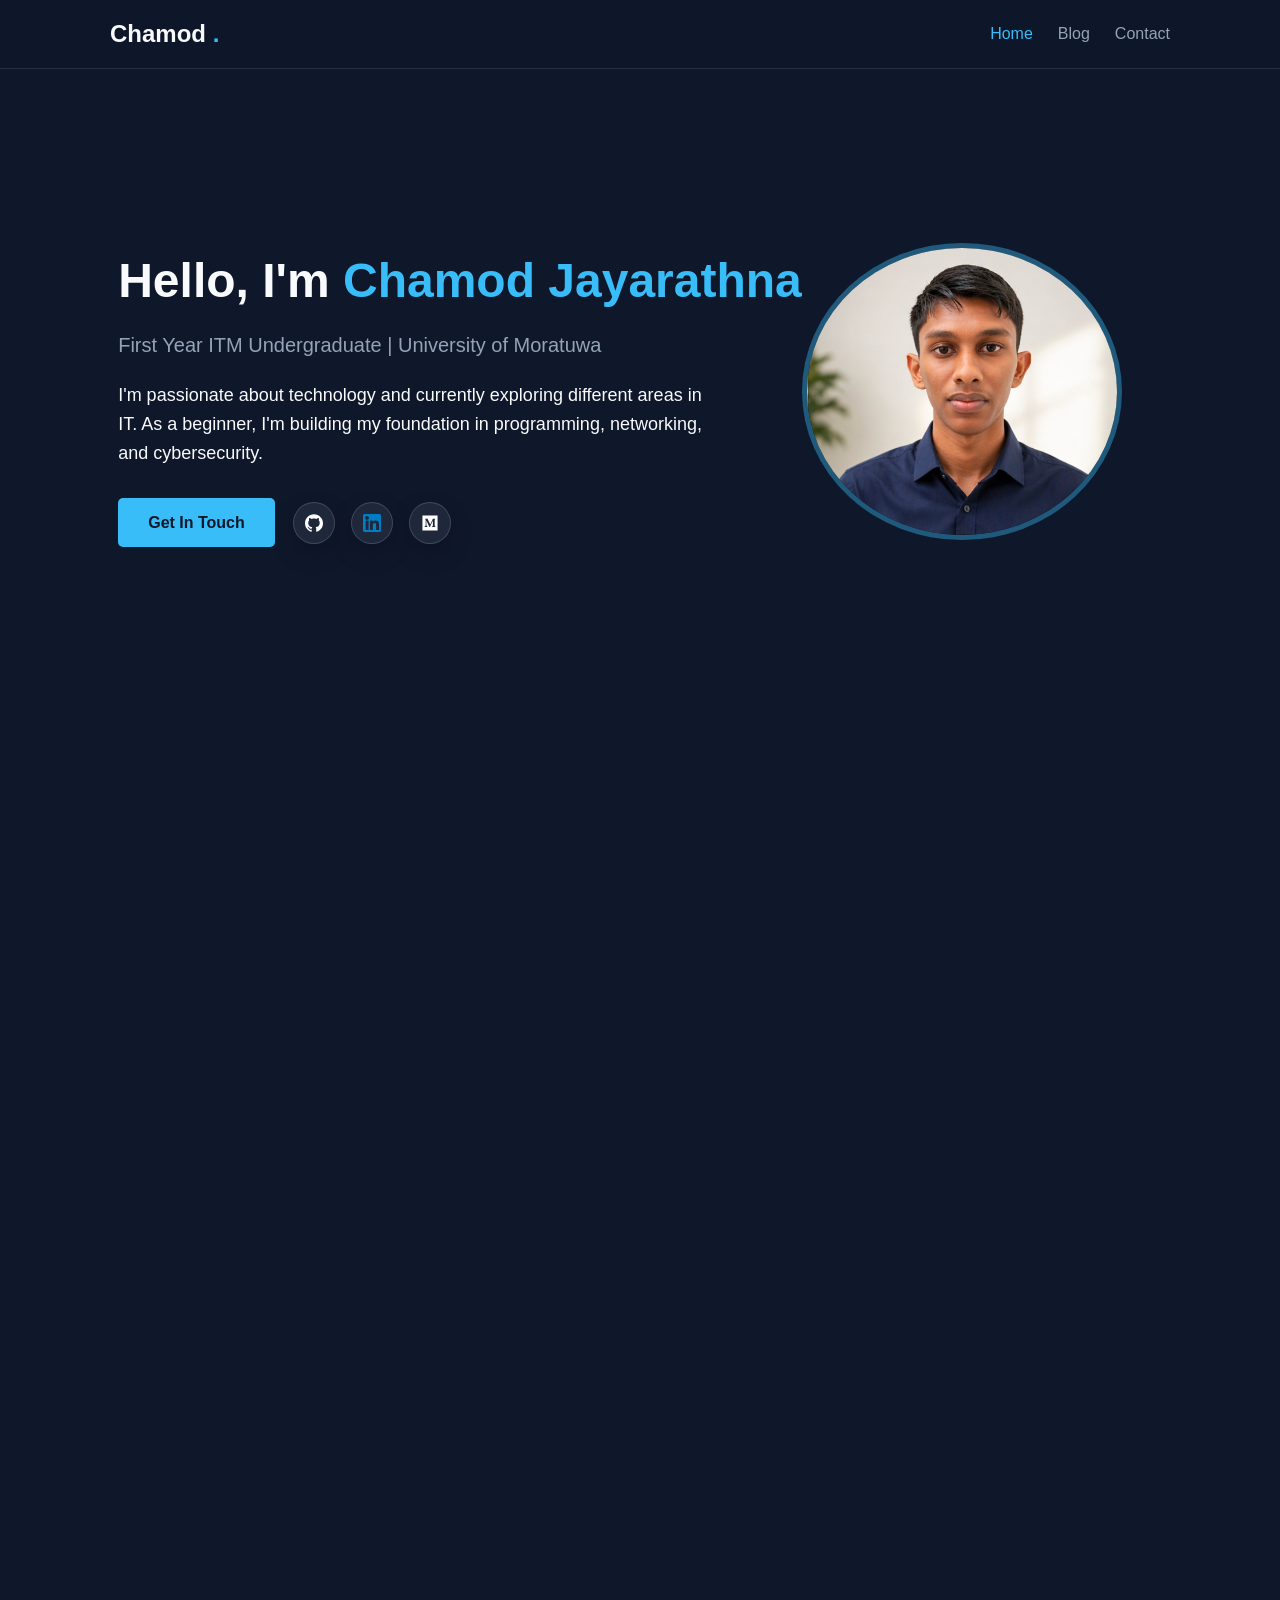
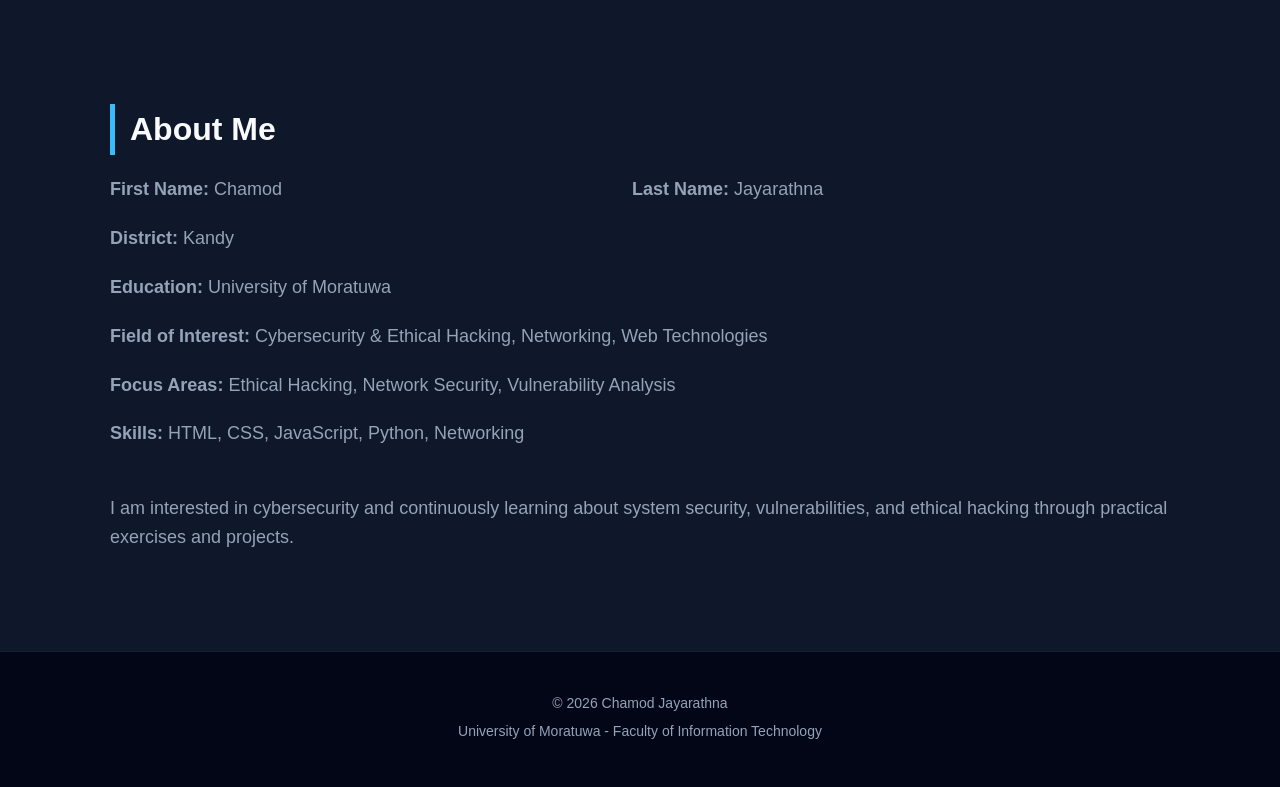
<file: index.html>
<!doctype html>
<html lang="en">
  <head>
    <meta charset="UTF-8" />
    <meta name="viewport" content="width=device-width, initial-scale=1.0" />
    <title>My Portfolio - Home</title>
    <link rel="stylesheet" href="css/style.css" />
    <script src="js/script.js"></script>
  </head>
  <body>
    <nav class="navbar">
      <div class="container">
        <a href="index.html" class="logo">Chamod <span class="dot">.</span></a>
        <ul class="nav-links">
          <li><a href="index.html" class="active">Home</a></li>
          <li><a href="blog.html">Blog</a></li>
          <li><a href="contact.html">Contact</a></li>
        </ul>
        <div class="hamburger">
          <span></span>
          <span></span>
          <span></span>
        </div>
      </div>
    </nav>

    <section class="hero">
      <div class="container">
        <div class="hero-content">
          <div class="hero-text">
            <h1>Hello, I'm <span class="highlight">Chamod Jayarathna</span></h1>
            <p class="subtitle">
              First Year ITM Undergraduate | University of Moratuwa
            </p>
            <p class="description">
              I'm passionate about technology and currently exploring different
              areas in IT. As a beginner, I'm building my foundation in
              programming, networking, and cybersecurity.
            </p>
            <div class="hero-actions">
              <a href="contact.html" class="btn">Get In Touch</a>
              <div class="social-links">
                <a
                  href="https://github.com/chamodjayarathna"
                  class="social-link github"
                  target="_blank"
                  rel="noopener noreferrer"
                  aria-label="GitHub profile"
                >
                  <img src="assets/github.svg" alt="Github" />
                </a>
                <a
                  href="https://www.linkedin.com/in/chamod-jayarathna/"
                  class="social-link linkedin"
                  target="_blank"
                  rel="noopener noreferrer"
                  aria-label="LinkedIn profile"
                >
                  <img src="assets/linkedin.svg" alt="Linkedin" />
                </a>
                <a
                  href="https://medium.com/@chamodthisara99"
                  class="social-link medium"
                  target="_blank"
                  rel="noopener noreferrer"
                  aria-label="Medium profile"
                >
                  <img src="assets/medium.svg" alt="Medium" />
                </a>
              </div>
            </div>
          </div>

          <div class="hero-image">
            <img src="assets/hero-image.jpg" alt="My Profile Photo" />
          </div>
        </div>
      </div>
    </section>

    <section id="skills" class="skills">
      <div class="container">
        <div class="section-heading">
          <p class="section-kicker">Skills Snapshot</p>
          <h2>My Skills & Learning Journey</h2>
          <p class="section-intro">
            I am building a strong foundation across programming, networking,
            and digital tools with a focus on consistent growth and hands-on
            practice.
          </p>
        </div>
        <div class="skills-grid">
          <div class="skill-card">
            <p class="skill-label">Core Foundation</p>
            <h3>Programming Basics</h3>
            <ul>
              <li><span>HTML & CSS</span><strong>Learning</strong></li>
              <li><span>JavaScript</span><strong>Beginner</strong></li>
              <li><span>Python</span><strong>Basic</strong></li>
              <li><span>C Programming</span><strong>Fundamentals</strong></li>
            </ul>
          </div>

          <div class="skill-card">
            <p class="skill-label">Technical Exposure</p>
            <h3>Networking & Security</h3>
            <ul>
              <li>
                <span>Network scanning with Nmap</span><strong>Hands-on</strong>
              </li>
              <li>
                <span>Basic Linux commands</span><strong>Practical use</strong>
              </li>
              <li>
                <span>Understanding of OSI model</span
                ><strong>Conceptual</strong>
              </li>
              <li>
                <span>Wireshark packet analysis</span><strong>Basics</strong>
              </li>
            </ul>
          </div>

          <div class="skill-card">
            <p class="skill-label">Workflow Tools</p>
            <h3>Tools & Software</h3>
            <ul>
              <li><span>Git & GitHub</span><strong>Learning</strong></li>
              <li><span>VS Code</span><strong>Daily tool</strong></li>
              <li>
                <span>VirtualBox / VMware</span><strong>Lab setup</strong>
              </li>
              <li><span>Kali Linux</span><strong>Exploring</strong></li>
            </ul>
          </div>

          <div class="skill-card">
            <p class="skill-label">Professional Strengths</p>
            <h3>Design & Multimedia</h3>
            <ul>
              <li>
                <span>Graphics & multimedia</span><strong>Creative work</strong>
              </li>
              <li><span>Responsive design</span><strong>Learning</strong></li>
              <li>
                <span>Web development</span><strong>Beginner projects</strong>
              </li>
            </ul>
          </div>
        </div>
      </div>
    </section>

    <section class="about">
      <div class="container">
        <h2 class="section-title">About Me</h2>

        <p class="name-line">
          <span><strong>First Name:</strong> Chamod</span>
          <span><strong>Last Name:</strong> Jayarathna</span>
        </p>
        <p><strong>District:</strong> Kandy</p>
        <p><strong>Education:</strong> University of Moratuwa</p>
        <p>
          <strong>Field of Interest:</strong> Cybersecurity & Ethical Hacking,
          Networking, Web Technologies
        </p>
        <p>
          <strong>Focus Areas:</strong> Ethical Hacking, Network Security,
          Vulnerability Analysis
        </p>
        <p>
          <strong>Skills:</strong> HTML, CSS, JavaScript, Python, Networking
        </p>

        <br />
        <p>
          I am interested in cybersecurity and continuously learning about
          system security, vulnerabilities, and ethical hacking through
          practical exercises and projects.
        </p>
      </div>
    </section>

    <footer>
      <div class="container">
        <p>&copy; 2026 Chamod Jayarathna</p>
        <p>University of Moratuwa - Faculty of Information Technology</p>
      </div>
    </footer>
  </body>
</html>
</file>
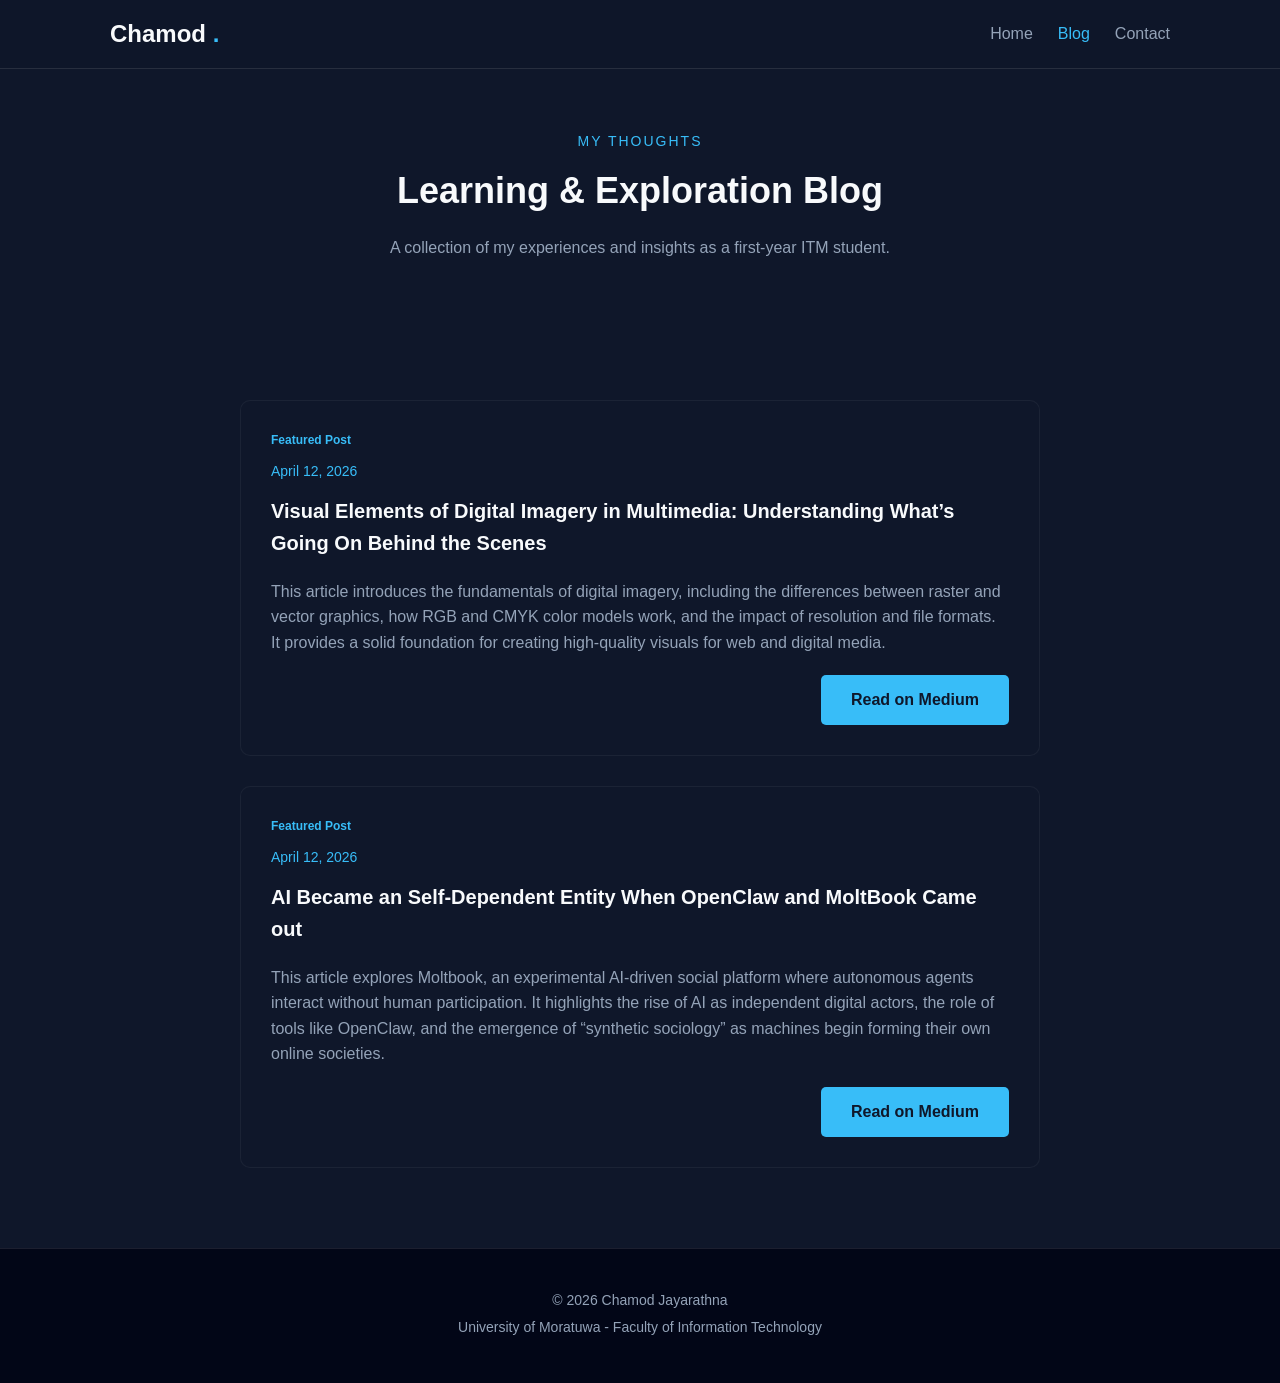
<file: blog.html>
<!DOCTYPE html>
<html lang="en">
<head>
    <meta charset="UTF-8">
    <meta name="viewport" content="width=device-width, initial-scale=1.0">
    <title>My Portfolio - Blog</title>
    <link rel="stylesheet" href="css/style.css">
    <script src="js/script.js"></script>
</head>
<body>
    <nav class="navbar">
        <div class="container">
            <a href="index.html" class="logo">Chamod <span class="dot">.</span></a>
            <ul class="nav-links">
                <li><a href="index.html">Home</a></li>
                <li><a href="blog.html" class="active">Blog</a></li>
                <li><a href="contact.html">Contact</a></li>
            </ul>
            <div class="hamburger">
                <span></span>
                <span></span>
                <span></span>
            </div>
        </div>
    </nav>

    <section class="hero" style="min-height: 40vh; padding: 120px 0 40px;">
        <div class="container">
            <div class="section-heading">
                <p class="section-kicker">My Thoughts</p>
                <h2>Learning & Exploration Blog</h2>
                <p class="section-intro">
                    A collection of my experiences and insights as a first-year ITM student.
                </p>
            </div>
        </div>
    </section>

    <section class="blog-content">
        <div class="container">
            <div class="skill-card blog-post-card">
                <p class="skill-label">Featured Post</p>
                <p class="blog-post-date">April 12, 2026</p>
                <h3>Visual Elements of Digital Imagery in Multimedia: Understanding What’s Going On Behind the Scenes</h3>
                <p class="blog-post-summary">
                    This article introduces the fundamentals of digital imagery, including the differences between raster and vector graphics, how RGB and CMYK color models work, and the impact of resolution and file formats. It provides a solid foundation for creating high-quality visuals for web and digital media.
                </p>
                <div class="blog-post-actions">
                    <a href="https://medium.com/@chamodthisara99/visual-elements-of-digital-imagery-in-multimedia-understanding-whats-going-on-behind-the-scenes-e08c53c1ad93" target="_blank" class="btn">Read on Medium</a>
                </div>
            </div>

             <div class="skill-card blog-post-card">
                <p class="skill-label">Featured Post</p>
                <p class="blog-post-date">April 12, 2026</p>
                <h3>AI Became an Self-Dependent Entity When OpenClaw and MoltBook Came out</h3>
                <p class="blog-post-summary">
                    This article explores Moltbook, an experimental AI-driven social platform where autonomous agents interact without human participation. It highlights the rise of AI as independent digital actors, the role of tools like OpenClaw, and the emergence of “synthetic sociology” as machines begin forming their own online societies.
                </p>
                <div class="blog-post-actions">
                    <a href="https://medium.com/@chamodthisara99/ai-became-an-self-dependent-entity-when-openclaw-and-moltbook-came-out-196142b5da04" target="_blank" class="btn">Read on Medium</a>
                </div>
            </div>
        </div>
    </section>

    <footer>
        <div class="container">
            <p>&copy; 2026 Chamod Jayarathna</p>
            <p>University of Moratuwa - Faculty of Information Technology</p>
        </div>
    </footer>

    
</body>
</html>
</file>
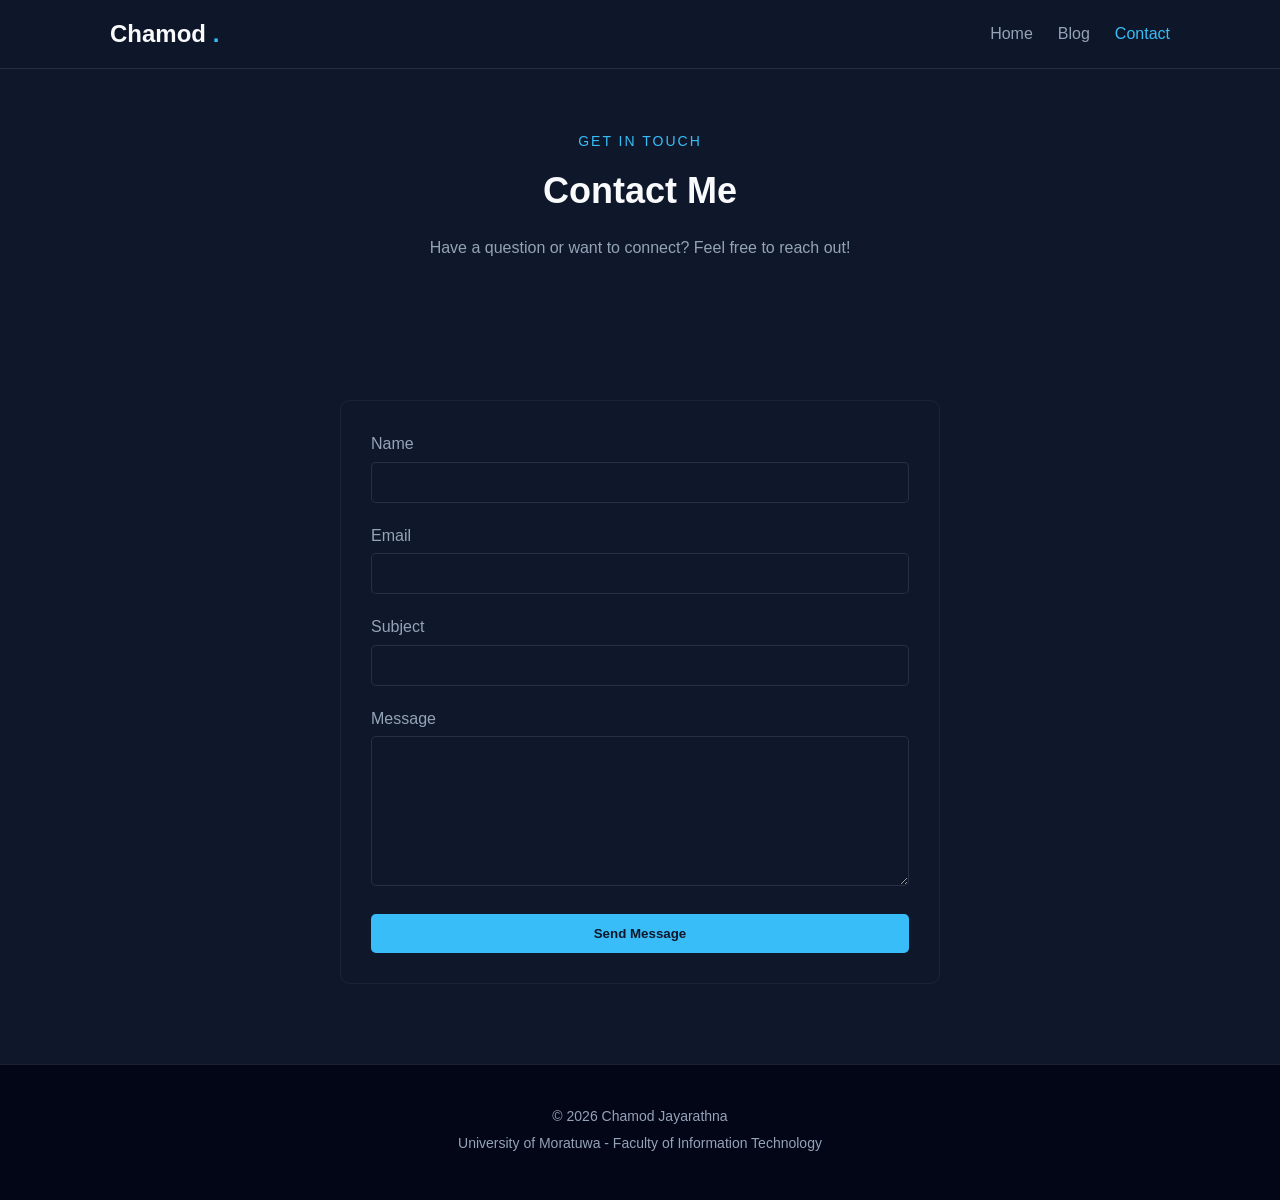
<file: contact.html>
<!DOCTYPE html>
<html lang="en">
<head>
    <meta charset="UTF-8">
    <meta name="viewport" content="width=device-width, initial-scale=1.0">
    <title>My Portfolio - Contact</title>
    <link rel="stylesheet" href="css/style.css">
    <script src="js/script.js"></script>
</head>
<body>
    <nav class="navbar">
        <div class="container">
            <a href="index.html" class="logo">Chamod <span class="dot">.</span></a>
            <ul class="nav-links">
                <li><a href="index.html">Home</a></li>
                <li><a href="blog.html">Blog</a></li>
                <li><a href="contact.html" class="active">Contact</a></li>
            </ul>
            <div class="hamburger">
                <span></span>
                <span></span>
                <span></span>
            </div>
        </div>
    </nav>

    <section class="hero" style="min-height: 40vh; padding: 120px 0 40px;">
        <div class="container">
            <div class="section-heading">
                <p class="section-kicker">Get In Touch</p>
                <h2>Contact Me</h2>
                <p class="section-intro">
                    Have a question or want to connect? Feel free to reach out!
                </p>
            </div>
        </div>
    </section>

    <section class="contact-form-section" style="padding: 40px 0 80px;">
        <div class="container">
            <div class="skill-card" style="max-width: 600px; margin: 0 auto;">
                <form id="contact-form">
                    <div style="margin-bottom: 20px;">
                        <label for="name" style="display: block; margin-bottom: 5px; color: var(--text-muted);">Name</label>
                        <input type="text" id="name" name="name" required style="width: 100%; padding: 12px; background: var(--primary-bg); border: 1px solid rgba(255, 255, 255, 0.1); color: var(--text-main); border-radius: 5px;">
                    </div>
                    <div style="margin-bottom: 20px;">
                        <label for="email" style="display: block; margin-bottom: 5px; color: var(--text-muted);">Email</label>
                        <input type="email" id="email" name="email" required style="width: 100%; padding: 12px; background: var(--primary-bg); border: 1px solid rgba(255, 255, 255, 0.1); color: var(--text-main); border-radius: 5px;">
                    </div>
                    <div style="margin-bottom: 20px;">
                        <label for="subject" style="display: block; margin-bottom: 5px; color: var(--text-muted);">Subject</label>
                        <input type="text" id="subject" name="subject" required style="width: 100%; padding: 12px; background: var(--primary-bg); border: 1px solid rgba(255, 255, 255, 0.1); color: var(--text-main); border-radius: 5px;">
                    </div>
                    <div style="margin-bottom: 20px;">
                        <label for="message" style="display: block; margin-bottom: 5px; color: var(--text-muted);">Message</label>
                        <textarea id="message" name="message" required style="width: 100%; padding: 12px; background: var(--primary-bg); border: 1px solid rgba(255, 255, 255, 0.1); color: var(--text-main); border-radius: 5px; height: 150px;"></textarea>
                    </div>
                    <button type="submit" class="btn" style="width: 100%; cursor: pointer; border: none;">Send Message</button>
                    <div id="form-message" style="margin-top: 20px; padding: 15px; border-radius: 5px; display: none; text-align: center;"></div>
                </form>
            </div>
        </div>
    </section>

    <footer>
        <div class="container">
            <p>&copy; 2026 Chamod Jayarathna</p>
            <p>University of Moratuwa - Faculty of Information Technology</p>
        </div>
    </footer>

    
    <script>
        // Inline script for form handling 
        document.getElementById('contact-form').addEventListener('submit', function(e) {
            e.preventDefault();
            const name = document.getElementById('name').value;
            const formMessage = document.getElementById('form-message');
            
            formMessage.textContent = `Thank you, ${name}! Your message has been received.`;
            formMessage.style.display = 'block';
            formMessage.style.backgroundColor = 'rgba(56, 189, 248, 0.1)';
            formMessage.style.color = 'var(--accent-color)';
            formMessage.style.border = '1px solid var(--accent-color)';
            
            this.reset();
        });
    </script>
</body>
</html>
</file>
<file: css/style.css>
/*
CSS Stylesheet for Portfolio
*/

/* --- Global Variables (Colors & Fonts) --- */
:root {
  --primary-bg: #0f172a; /* Deep Navy */
  --secondary-bg: #1e293b; /* Slate Gray */
  --accent-color: #38bdf8; /* Sky Blue */
  --text-main: #f8fafc; /* Off White */
  --text-muted: #94a3b8; /* Muted Gray */
  --card-bg: #1e293b;
  --transition-speed: 0.3s;
}

/* --- Basic Reset --- */
* {
  margin: 0;
  padding: 0;
  box-sizing: border-box;
}

body {
  font-family: "Segoe UI", Tahoma, Geneva, Verdana, sans-serif;
  background-color: var(--primary-bg);
  color: var(--text-main);
  line-height: 1.6;
  overflow-x: hidden;
}

.container {
  max-width: 1100px;
  margin: 0 auto;
  padding: 0 20px;
}

/* --- Navigation Bar --- */
.navbar {
  background-color: rgba(15, 23, 42, 0.9);
  padding: 15px 0;
  position: fixed;
  width: 100%;
  top: 0;
  z-index: 1000;
  border-bottom: 1px solid rgba(255, 255, 255, 0.1);
}

.navbar .container {
  display: flex;
  justify-content: space-between;
  align-items: center;
}

.logo {
  font-size: 24px;
  font-weight: bold;
  color: var(--text-main);
  text-decoration: none;
}

.logo .dot {
  color: var(--accent-color);
}

.nav-links {
  display: flex;
  list-style: none;
  margin-left: auto;
}

.nav-links li {
  margin-left: 25px;
}

.nav-links a {
  color: var(--text-muted);
  text-decoration: none;
  font-size: 16px;
  transition: var(--transition-speed);
}

.nav-links a:hover,
.nav-links a.active {
  color: var(--accent-color);
}

/* --- Hero Section --- */
.hero {
  padding: 150px 0 80px;
  min-height: 80vh;
  display: flex;
  align-items: center;
}

.hero-content {
  display: flex;
  align-items: center;
  justify-content: space-between;
  gap: 40px;
}

.hero-text {
  flex: 1;
}

.hero-image {
  transform: translateX(-40px);
}

.hero-text h1 {
  font-size: 48px;
  margin-bottom: 10px;
}

.highlight {
  color: var(--accent-color);
}

.subtitle {
  font-size: 20px;
  color: var(--text-muted);
  margin-bottom: 20px;
}

.description {
  font-size: 18px;
  margin-bottom: 30px;
  max-width: 600px;
}

.hero-actions {
  display: flex;
  align-items: center;
  gap: 18px;
  flex-wrap: wrap;
}

.btn {
  display: inline-block;
  background-color: var(--accent-color);
  color: var(--primary-bg);
  padding: 12px 30px;
  border-radius: 5px;
  text-decoration: none;
  font-weight: bold;
  transition: var(--transition-speed);
}

.btn:hover {
  background-color: #0ea5e9;
  transform: translateY(-3px);
}

.hero-image img {
  width: 100%;
  max-width: 320px;
  border-radius: 50%;
  border: 5px solid rgba(56, 189, 248, 0.4);
  background-color: #0f172a;
}

/* ===== UNIVERSAL SOCIAL ICONS ===== */

.social-links {
  display: flex;
  gap: 16px;
  align-items: center;
}

.social-links a {
  width: 42px;
  height: 42px;
  display: flex;
  align-items: center;
  justify-content: center;
  background: rgba(148, 163, 184, 0.12);
  border: 1px solid rgba(148, 163, 184, 0.28);
  border-radius: 50%;
  text-decoration: none;
  box-shadow: 0 10px 24px rgba(2, 6, 23, 0.18);
  transition:
    transform 0.25s ease,
    background-color 0.25s ease,
    border-color 0.25s ease,
    box-shadow 0.25s ease;
}

.social-links img,
.social-links svg {
  width: 18px;
  height: 18px;
  display: block;
  object-fit: contain;
}

.social-links .social-link.github img,
.social-links .social-link.medium img {
  filter: brightness(0) invert(1);
}

.social-links .social-link.linkedin img {
  filter: saturate(1.05) brightness(1.05);
}

/* Hover effect (neutral) */
.social-links a:hover {
  transform: translateY(-4px);
  background-color: rgba(56, 189, 248, 0.18);
  border-color: rgba(56, 189, 248, 0.45);
  box-shadow: 0 14px 30px rgba(14, 165, 233, 0.2);
}

/* --- Skills Section --- */
.skills {
  padding: 80px 0;
  background-color: var(--secondary-bg);
  opacity: 0;
  transition: opacity 0.5s ease;
}

.section-heading {
  text-align: center;
  margin-bottom: 50px;
}

.section-kicker {
  color: var(--accent-color);
  text-transform: uppercase;
  letter-spacing: 2px;
  font-size: 14px;
  margin-bottom: 10px;
}

.section-heading h2 {
  font-size: 36px;
  margin-bottom: 15px;
}

.section-intro {
  max-width: 700px;
  margin: 0 auto;
  color: var(--text-muted);
}

.skills-grid {
  display: grid;
  grid-template-columns: repeat(auto-fit, minmax(250px, 1fr));
  gap: 25px;
}

.skill-card {
  background-color: var(--primary-bg);
  padding: 30px;
  border-radius: 10px;
  transition: var(--transition-speed);
  border: 1px solid rgba(255, 255, 255, 0.05);
}

.skill-card:hover {
  transform: translateY(-10px);
  border-color: var(--accent-color);
}

.skill-label {
  color: var(--accent-color);
  font-size: 12px;
  font-weight: bold;
  margin-bottom: 10px;
}

.skill-card h3 {
  margin-bottom: 20px;
  font-size: 20px;
}

.skill-card ul {
  list-style: none;
}

.skill-card li {
  display: flex;
  justify-content: space-between;
  margin-bottom: 10px;
  font-size: 14px;
}

.skill-card li span {
  color: var(--text-muted);
}

.skill-card li strong {
  color: var(--accent-color);
}

/* --- About Section --- */
.about {
  padding: 80px 0;
}

.section-title {
  font-size: 32px;
  margin-bottom: 20px;
  border-left: 5px solid var(--accent-color);
  padding-left: 15px;
}

.about p {
  margin-bottom: 20px;
  font-size: 18px;
  color: var(--text-muted);
  user-select: none;
}

.name-line {
  display: flex;
  gap: 350px;
}

/* --- Blog Section --- */
.blog-content {
  padding: 40px 0 80px;
}

.blog-post-card {
  max-width: 800px;
  margin: 0 auto 30px;
  cursor: default;
  user-select: none;
}

.blog-post-card:last-child {
  margin-bottom: 0;
}

.blog-post-date {
  color: var(--accent-color);
  font-size: 14px;
  margin-bottom: 12px;
}

.blog-post-summary {
  color: var(--text-muted);
  margin-bottom: 20px;
}

.blog-post-actions {
  display: flex;
  justify-content: flex-end;
}

/* --- Footer --- */
footer {
  padding: 40px 0;
  text-align: center;
  background-color: #020617;
  border-top: 1px solid rgba(255, 255, 255, 0.1);
}

footer p {
  color: var(--text-muted);
  font-size: 14px;
  margin-bottom: 5px;
}

/* hide hamburger on desktop */
.hamburger {
  display: none;
  cursor: pointer;
  flex-direction: column;
  gap: 5px;
}

.hamburger span {
  display: block;
  width: 25px;
  height: 3px;
  background-color: var(--text-main);
  border-radius: 2px;
}

/* --- Responsive Design --- */
@media (max-width: 768px) {
  .hero-content {
    flex-direction: column-reverse;
    text-align: center;
  }

  .hero-text h1 {
    font-size: 36px;
  }

  .hero-actions {
    justify-content: center;
  }

  .hamburger {
    display: flex;
  }

  .nav-links {
    display: none;
    flex-direction: column;
    position: absolute;
    top: 70px;
    left: 0;
    width: 100%;
    background-color: var(--secondary-bg);
    padding: 20px 0;
    text-align: center;
    border-bottom: 1px solid rgba(255, 255, 255, 0.1);
  }

  .nav-links.active {
    display: flex;
  }

  .hero-image {
    transform: none;
  }

  .blog-post-actions {
    justify-content: center;
  }

  .hero-image img {
    width: 200px;
    height: 200px;
  }
}
</file>
